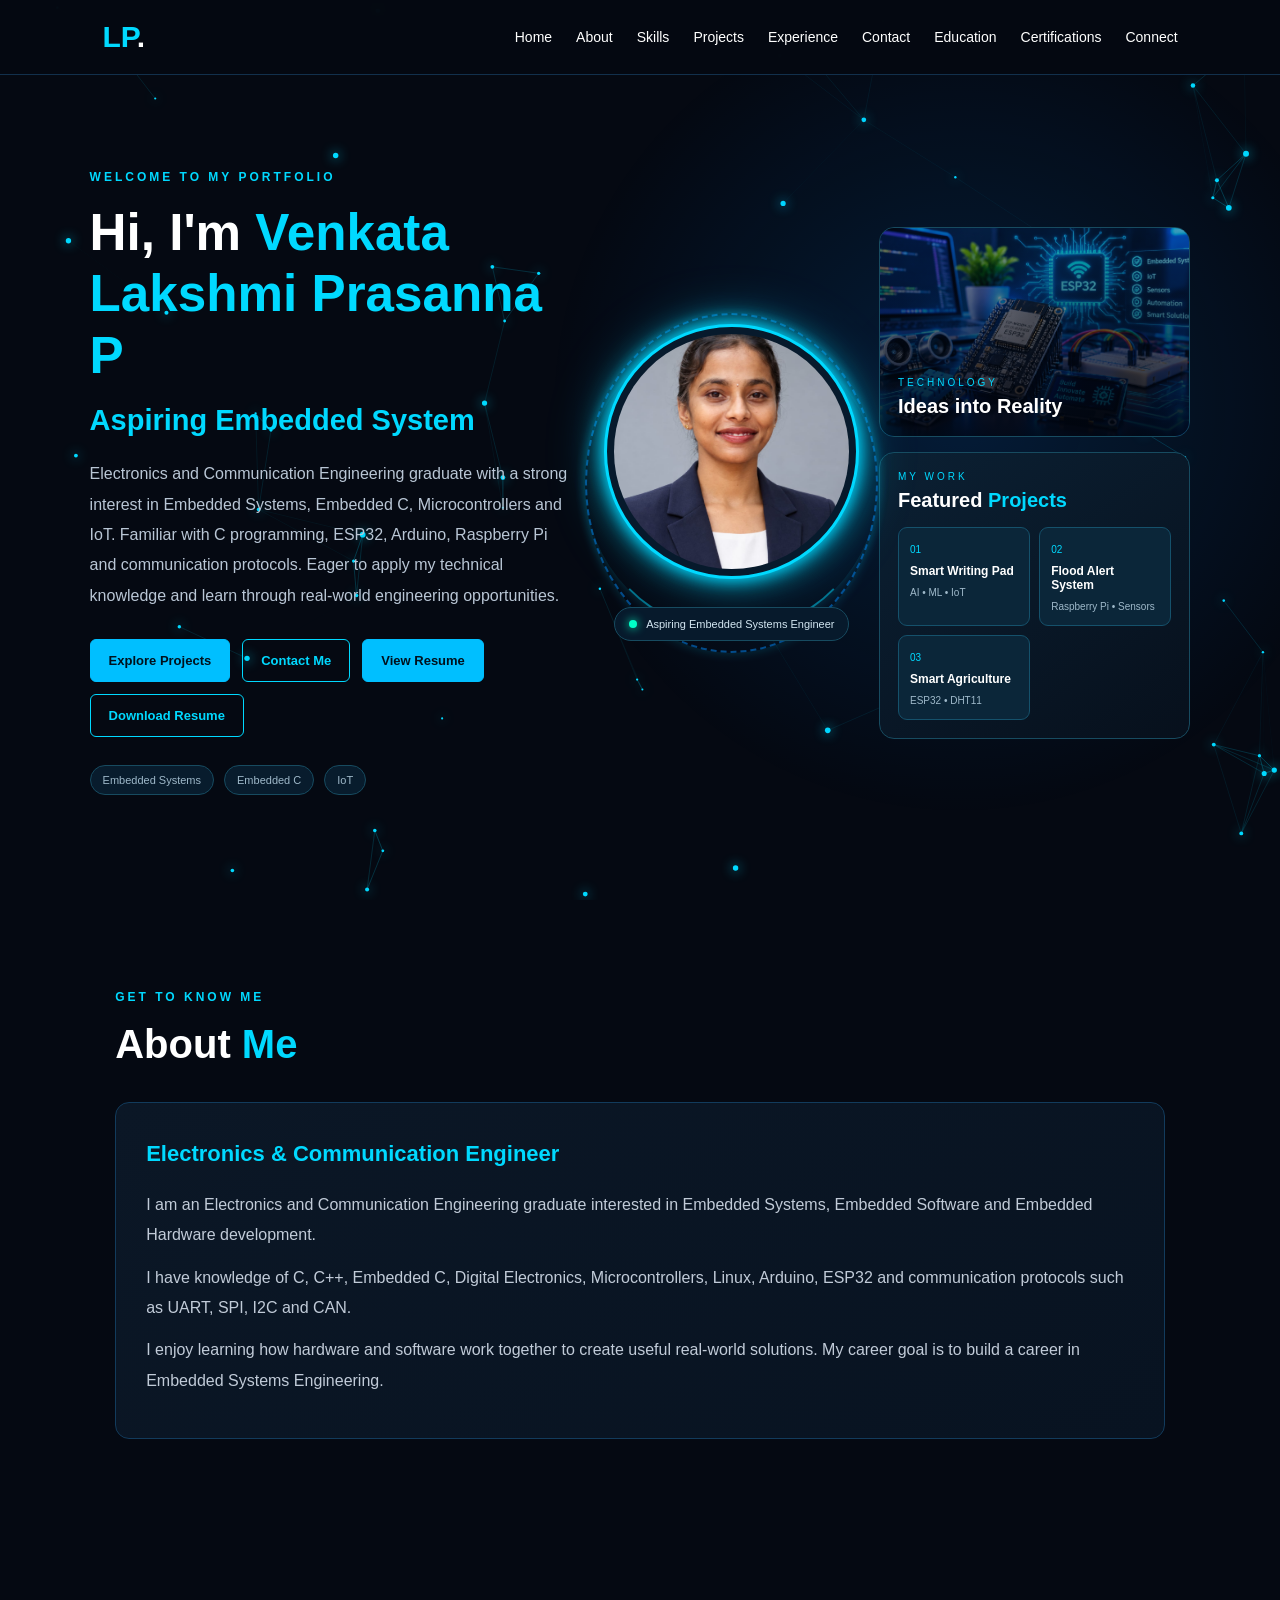
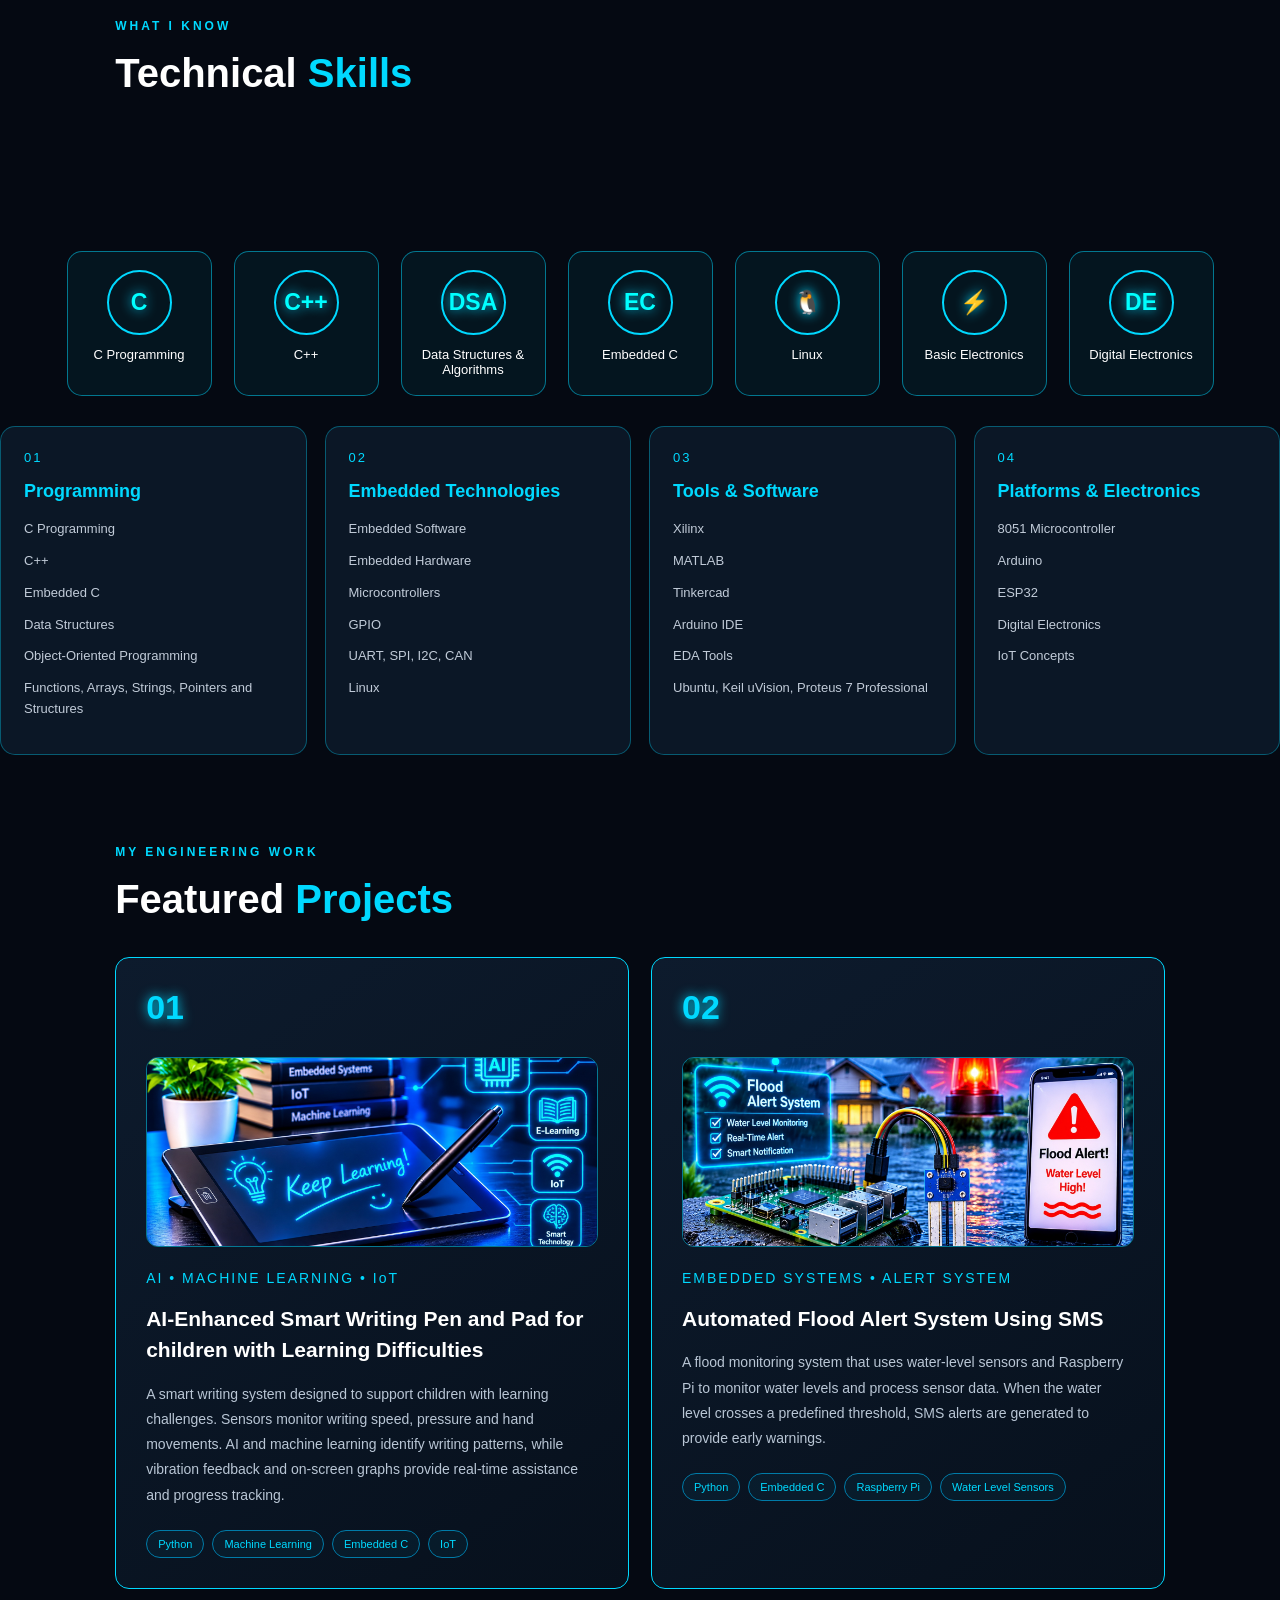
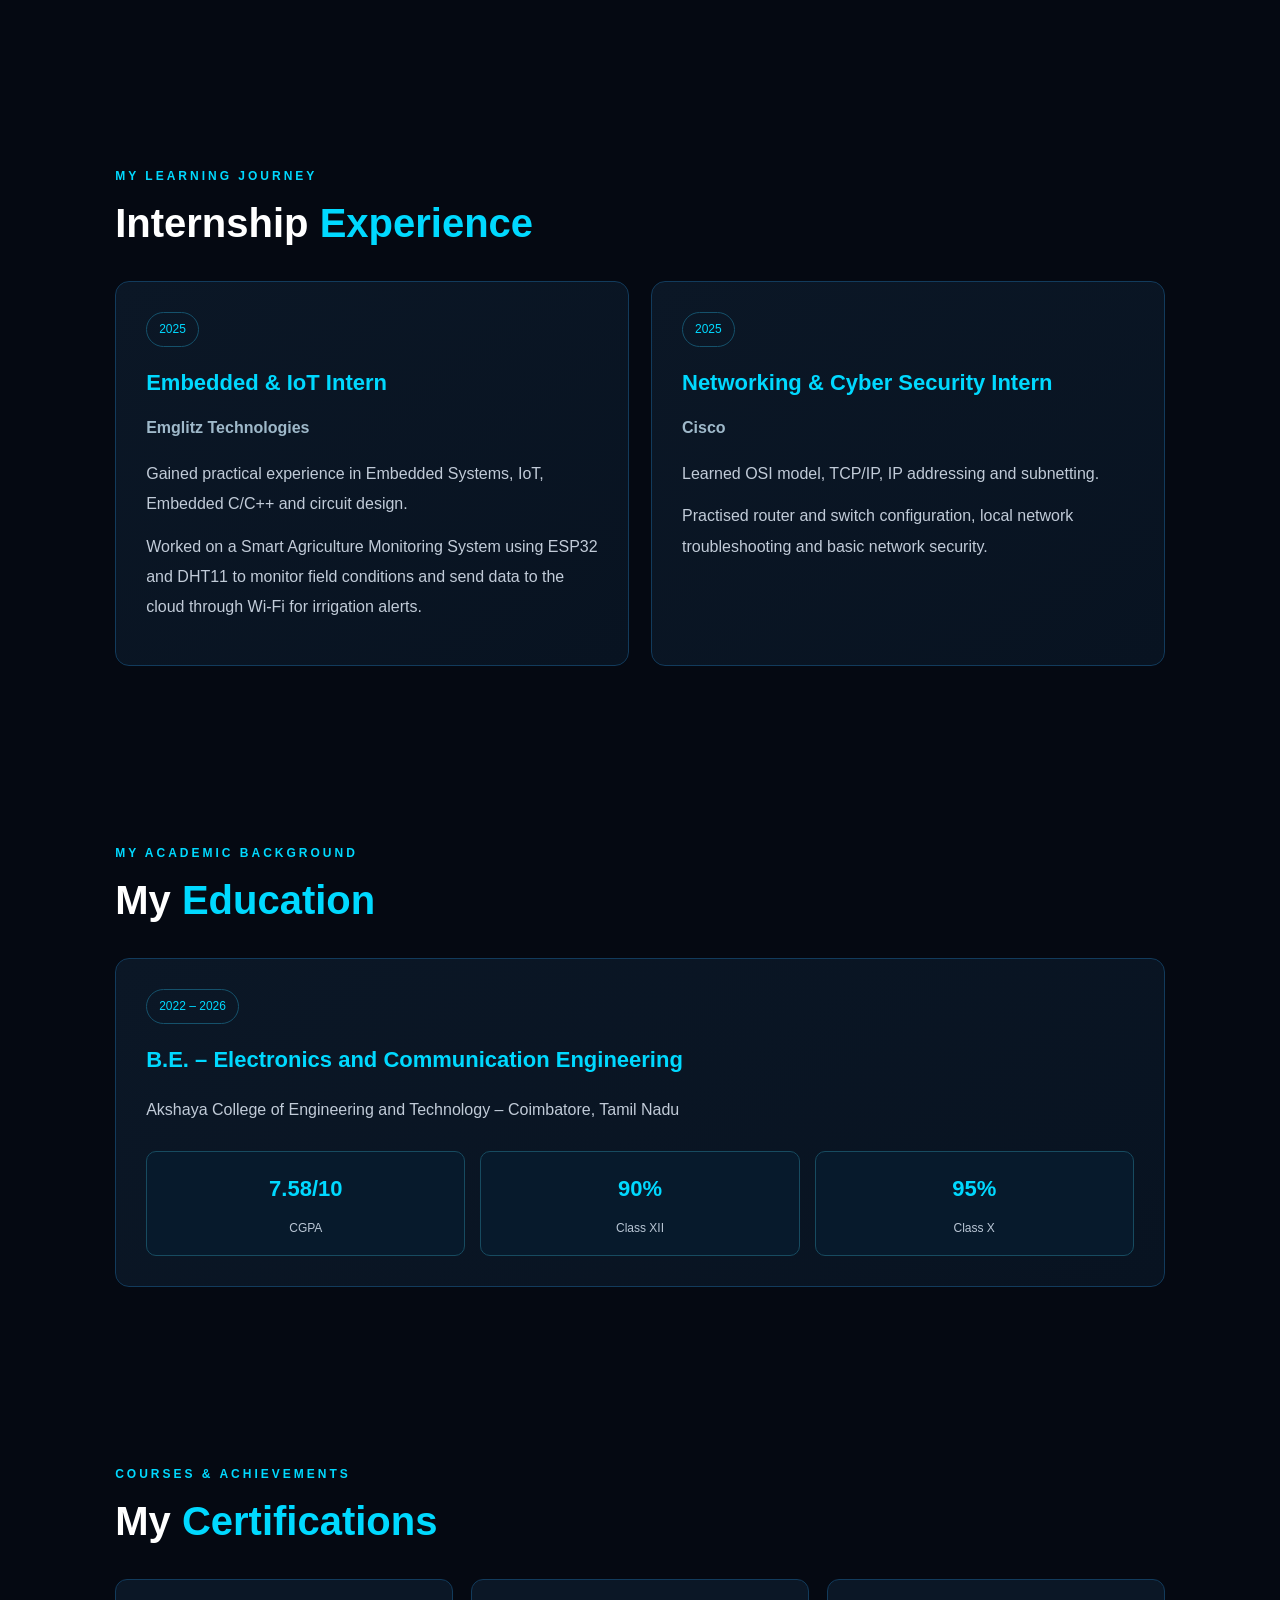
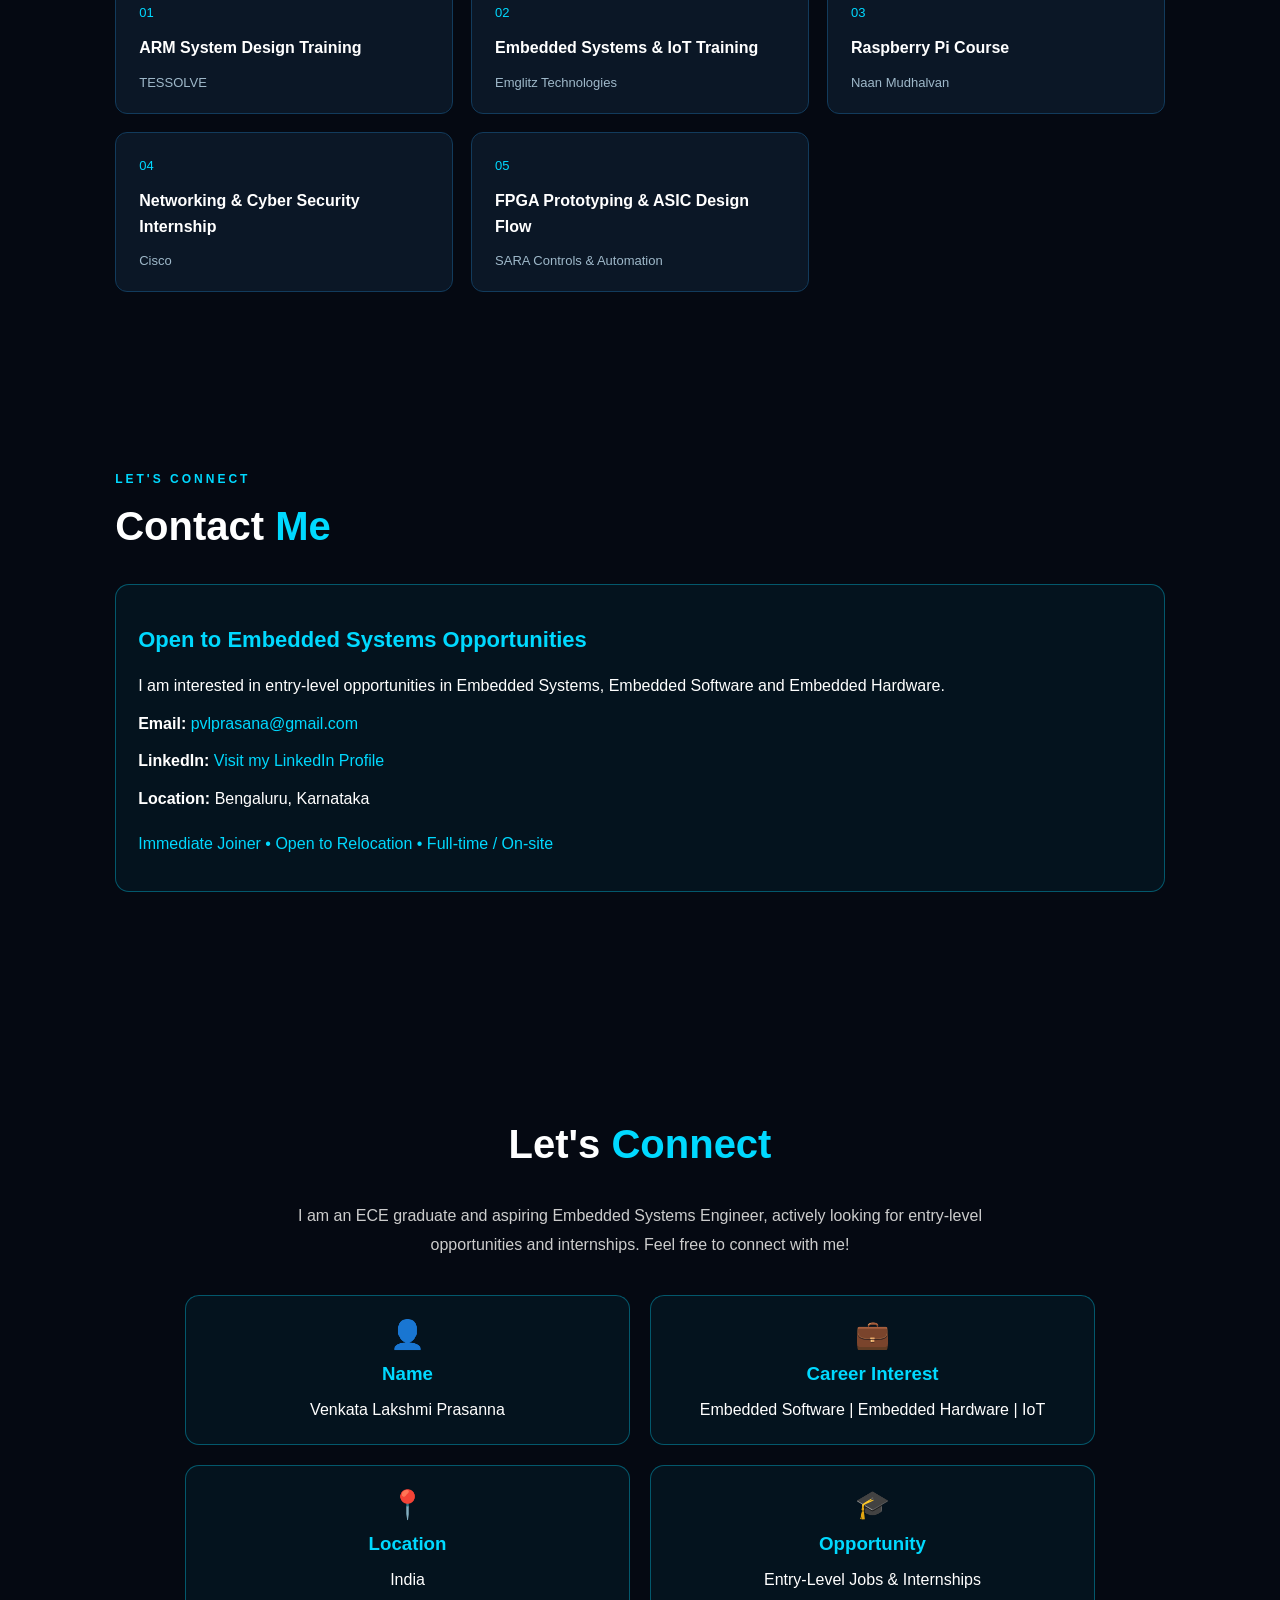
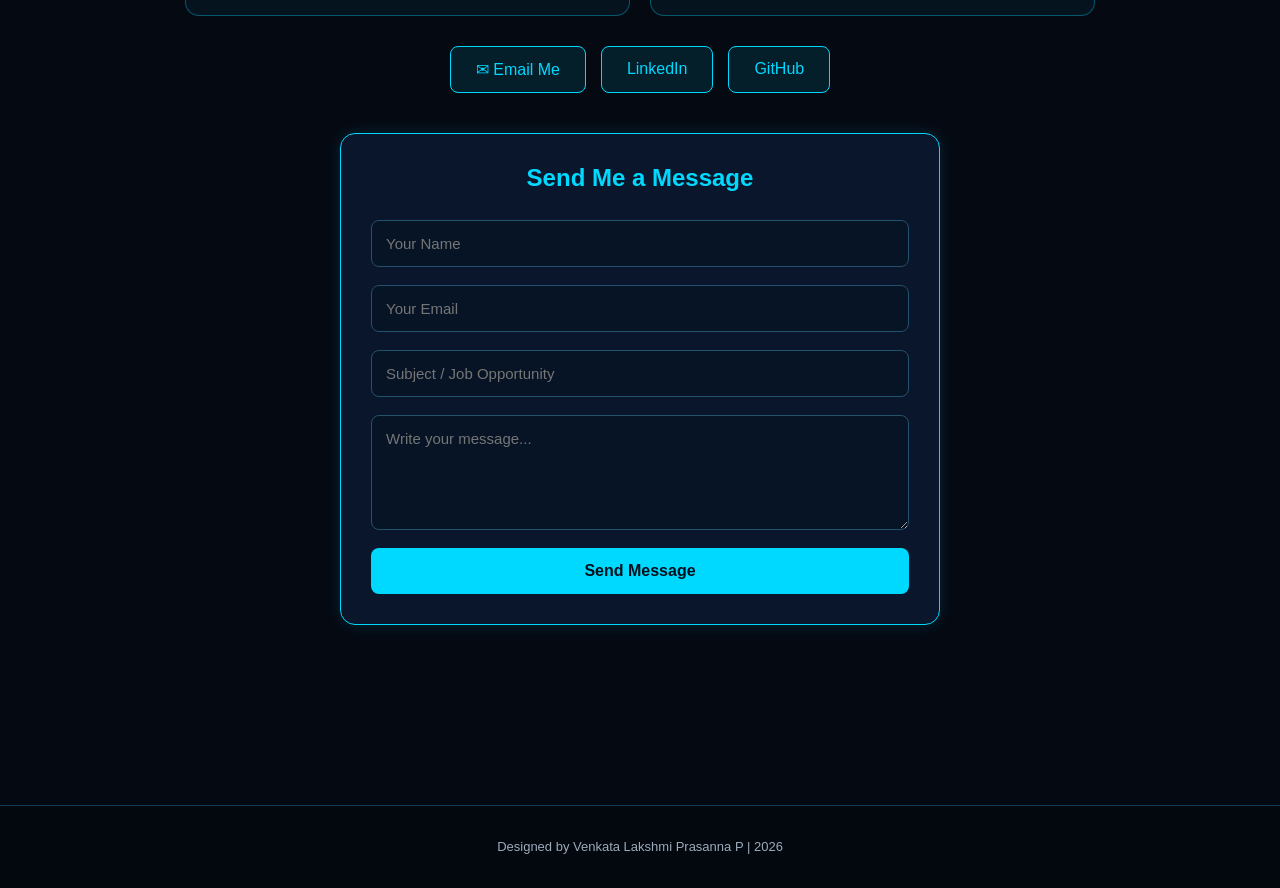
<file: index.html>
<!DOCTYPE html>
<html lang="en">
<head>
    <meta charset="UTF-8">
    <meta name="viewport" content="width=device-width, initial-scale=1.0">
    <meta name="description" content="Portfolio of Venkata Lakshmi Prasanna, Embedded Systems Engineer.">

    <title>Venkata Lakshmi Prasanna | ECE Graduate | Aspiring Embedded Systems Engineer</title>

    <link rel="stylesheet" href="./style_protfolio.css">
</head>

<body>

    <canvas id="particles"></canvas>

    <!-- NAVIGATION -->
    <header>
        <nav class="navbar">
            <a href="#home" class="logo">LP<span>.</span></a>

            <ul class="nav-links">
                <li><a href="#home">Home</a></li>
                <li><a href="#about">About</a></li>
                <li><a href="#skills">Skills</a></li>
                <li><a href="#projects">Projects</a></li>
                <li><a href="#experience">Experience</a></li>
                <li><a href="#contact">Contact</a></li>
                <li><a href="#education">Education</a></li>
<li><a href="#certifications">Certifications</a></li>

<li><a href="#connect">Connect</a></li>

            </ul>
        </nav>
    </header>

    <main>

        <!-- HOME SECTION -->
        <section id="home" class="hero">

            <div class="hero-content">
                <p class="welcome">WELCOME TO MY PORTFOLIO</p>

                <h1>Hi, I'm <span>Venkata Lakshmi Prasanna P</span></h1>

                <h2>
                    <span id="typing"></span>
                </h2>

                <p class="intro">
                    Electronics and Communication Engineering graduate with
a strong interest in Embedded Systems, Embedded C,
Microcontrollers and IoT. Familiar with C programming,
ESP32, Arduino, Raspberry Pi and communication protocols.
Eager to apply my technical knowledge and learn through
real-world engineering opportunities.
                </p>

                <div class="hero-buttons">
                    <a href="#projects" class="btn">Explore Projects</a>
                    <a href="#contact" class="btn outline">Contact Me</a>
                    
    <!-- View Resume -->
    <a href="./resume.pdf"
       target="_blank"
       rel="noopener noreferrer"
       class="btn">
        View Resume
    </a>

    <!-- Download Resume -->
    <a href="./resume.pdf"
       download
       class="btn outline">
        Download Resume
    </a>
                </div>

                <div class="hero-info">
                    <span>Embedded Systems</span>
                    <span>Embedded C</span>
                    <span>IoT</span>
                </div>
            </div>

            <!-- CREATIVE PROFILE AND SHOWCASE -->
            <div class="hero-visual">

                <div class="profile-area">
                    <div class="orbit orbit-one"></div>
                    <div class="orbit orbit-two"></div>

                    <div class="profile-frame">
                  <img src="./images/profile.jpg"
    alt="Venkata Lakshmi Prasanna"
    class="profile-photo"
>


                    </div>

                    <div class="profile-caption">
    <span class="status-dot"></span>
    Aspiring Embedded Systems Engineer
</div>
                </div>

                <div class="showcase">

                    <div class="showcase-top">
                        <img src="./images/technology.jpg"
     alt="Embedded Systems and IoT Technology">
                        <div class="image-overlay">
                            <span>TECHNOLOGY</span>
                            <h3>Ideas into Reality</h3>
                        </div>
                    </div>

                    <div class="showcase-bottom">
                        <p class="showcase-label">MY WORK</p>
                        <h3>Featured <span>Projects</span></h3>

                        <div class="mini-projects">

                            <div class="mini-card">
                                <span class="mini-number">01</span>
                                <h4>Smart Writing Pad</h4>
                                <p>AI • ML • IoT</p>
                            </div>

                            <div class="mini-card">
                                <span class="mini-number">02</span>
                                <h4>Flood Alert System</h4>
                                <p>Raspberry Pi • Sensors</p>
                            </div>

                            <div class="mini-card">
                                <span class="mini-number">03</span>
                                <h4>Smart Agriculture</h4>
                                <p>ESP32 • DHT11</p>
                            </div>

                        </div>
                    </div>

                </div>
            </div>

        </section>

        <!-- ABOUT SECTION -->
        <section id="about" class="section">
            <p class="section-label">GET TO KNOW ME</p>
            <h2 class="section-title">About <span>Me</span></h2>

            <div class="about-card">
                <h3>Electronics & Communication Engineer</h3>

                <p>
                    I am an Electronics and Communication Engineering
                    graduate interested in Embedded Systems, Embedded
                    Software and Embedded Hardware development.
                </p>

                <p>
                    I have knowledge of C, C++, Embedded C, Digital
                    Electronics, Microcontrollers, Linux, Arduino,
                    ESP32 and communication protocols such as UART,
                    SPI, I2C and CAN.
                </p>

                <p>
                    I enjoy learning how hardware and software work
                    together to create useful real-world solutions.
                    My career goal is to build a career in Embedded
                    Systems Engineering.
                </p>
            </div>
        </section>

        <!-- SKILLS SECTION -->
        <section id="skills" class="section">
            <p class="section-label">WHAT I KNOW</p>
            <h2 class="section-title">Technical <span>Skills</span></h2>
</section>

            <!-- TECHNICAL SKILLS -->
<div class="technical-skills-list">

<!-- PASTE ANIMATED ICONS HERE -->
<div class="tech-icons">

    <div class="tech-icon">
        <span>C</span>
        <p>C Programming</p>
    </div>

    <div class="tech-icon">
        <span>C++</span>
        <p>C++</p>
    </div>

    <div class="tech-icon">
        <span>DSA</span>
        <p>Data Structures & Algorithms</p>
    </div>

    <div class="tech-icon">
        <span>EC</span>
        <p>Embedded C</p>
    </div>

    <div class="tech-icon">
        <span>🐧</span>
        <p>Linux</p>
    </div>

    <div class="tech-icon">
        <span>⚡</span>
        <p>Basic Electronics</p>
    </div>

    <div class="tech-icon">
        <span>DE</span>
        <p>Digital Electronics</p>
    </div>

</div>





            <div class="skills-grid">

                <div class="skill-card">
                    <div class="skill-icon">01</div>
                    <h3>Programming</h3>
                    <p>C Programming</p>
                    <p>C++</p>
                    <p>Embedded C</p>
                    <p>Data Structures</p>
                    <p>Object-Oriented Programming</p>
                    <p>Functions, Arrays, Strings, Pointers and Structures</p>
                </div>

                <div class="skill-card">
                    <div class="skill-icon">02</div>
                    <h3>Embedded Technologies</h3>
                    <p>Embedded Software</p>
                    <p>Embedded Hardware</p>
                    <p>Microcontrollers</p>
                    <p>GPIO</p>
                    <p>UART, SPI, I2C, CAN</p>
                    <p>Linux</p>
                </div>

                <div class="skill-card">
                    <div class="skill-icon">03</div>
                    <h3>Tools & Software</h3>
                    <p>Xilinx</p>
                    <p>MATLAB</p>
                    <p>Tinkercad</p>
                    <p>Arduino IDE</p>
                    <p>EDA Tools</p>
                    <p>Ubuntu, Keil uVision, Proteus 7 Professional</p>
                </div>

                <div class="skill-card">
                    <div class="skill-icon">04</div>
                    <h3>Platforms & Electronics</h3>
                    <p>8051 Microcontroller</p>
                    <p>Arduino</p>
                    <p>ESP32</p>
                    <p>Digital Electronics</p>
                    <p>IoT Concepts</p>
                </div>

            </div>
    
        </section>

        <!-- PROJECTS SECTION -->
        <section id="projects" class="section">
            <p class="section-label">MY ENGINEERING WORK</p>
            <h2 class="section-title">Featured <span>Projects</span></h2>

            <div class="projects-grid">

                <div class="project-card">
                    <div class="project-number">01</div>
                    <img src="./images/smart-writing.jpg"
     alt="Smart Writing Pad"
     class="project-img">

                    <p class="project-type">AI • MACHINE LEARNING • IoT</p>
<h3>
                        AI-Enhanced Smart Writing Pen and Pad for children
                        with Learning Difficulties
                    </h3>

                    <p>
                        A smart writing system designed to support children
                        with learning challenges. Sensors monitor writing
                        speed, pressure and hand movements. AI and machine
                        learning identify writing patterns, while vibration
                        feedback and on-screen graphs provide real-time
                        assistance and progress tracking.
                    </p>

                    <div class="tags">
                        <span>Python</span>
                        <span>Machine Learning</span>
                        <span>Embedded C</span>
                        <span>IoT</span>
                    </div>

                </div>

                <div class="project-card">
                    <div class="project-number">02</div>


                    <img src="./images/flood-alert.jpg"
     alt="Flood Alert System"
     class="project-img">
                    <p class="project-type">EMBEDDED SYSTEMS • ALERT SYSTEM</p>

                    <h3>Automated Flood Alert System Using SMS</h3>

                    <p>
                        A flood monitoring system that uses water-level
                        sensors and Raspberry Pi to monitor water levels
                        and process sensor data. When the water level
                        crosses a predefined threshold, SMS alerts are
                        generated to provide early warnings.
                    </p>

                    <div class="tags">
                        <span>Python</span>
                        <span>Embedded C</span>
                        <span>Raspberry Pi</span>
                        <span>Water Level Sensors</span>
                    </div>
                </div>

            </div>
        </section>

        <!-- EXPERIENCE SECTION -->
        <section id="experience" class="section">
            <p class="section-label">MY LEARNING JOURNEY</p>
            <h2 class="section-title">Internship <span>Experience</span></h2>

            <div class="experience-grid">

                <div class="about-card experience-card">
                    <span class="experience-year">2025</span>
                    <h3>Embedded & IoT Intern</h3>
                    <h4>Emglitz Technologies</h4>

                    <p>
                        Gained practical experience in Embedded Systems,
                        IoT, Embedded C/C++ and circuit design.
                    </p>

                    <p>
                        Worked on a Smart Agriculture Monitoring System
                        using ESP32 and DHT11 to monitor field conditions
                        and send data to the cloud through Wi-Fi for
                        irrigation alerts.
                    </p>
                </div>

                <div class="about-card experience-card">
                    <span class="experience-year">2025</span>
                    <h3>Networking & Cyber Security Intern</h3>
                    <h4>Cisco</h4>

                    <p>
                        Learned OSI model, TCP/IP, IP addressing and
                        subnetting.
                    </p>

                    <p>
                        Practised router and switch configuration,
                        local network troubleshooting and basic
                        network security.
                    </p>
                </div>

            </div>
        </section>

        <!-- EDUCATION SECTION -->
        <section id="education" class="section">
            <p class="section-label">MY ACADEMIC BACKGROUND</p>
            <h2 class="section-title">My <span>Education</span></h2>

            <div class="about-card">
                <span class="experience-year">2022 – 2026</span>

                <h3>B.E. – Electronics and Communication Engineering</h3>

                <p>
                    Akshaya College of Engineering and Technology
                    – Coimbatore, Tamil Nadu
                </p>

                <div class="education-stats">
                    <div>
                        <strong>7.58/10</strong>
                        <span>CGPA</span>
                    </div>

                    <div>
                        <strong>90%</strong>
                        <span>Class XII</span>
                    </div>

                    <div>
                        <strong>95%</strong>
                        <span>Class X</span>
                    </div>
                </div>
            </div>
        </section>

        <!-- CERTIFICATIONS SECTION -->
        <section id="certifications" class="section">
            <p class="section-label">COURSES & ACHIEVEMENTS</p>
            <h2 class="section-title">My <span>Certifications</span></h2>

            <div class="certification-grid">

                <div class="certification-card">
                    <span>01</span>
                    <h3>ARM System Design Training</h3>
                    <p>TESSOLVE</p>
                </div>

                <div class="certification-card">
                    <span>02</span>
                    <h3>Embedded Systems & IoT Training</h3>
                    <p>Emglitz Technologies</p>
                </div>

                <div class="certification-card">
                    <span>03</span>
                    <h3>Raspberry Pi Course</h3>
                    <p>Naan Mudhalvan</p>
                </div>

                <div class="certification-card">
                    <span>04</span>
                    <h3>Networking & Cyber Security Internship</h3>
                    <p>Cisco</p>
                </div>

                <div class="certification-card">
                    <span>05</span>
                    <h3>FPGA Prototyping & ASIC Design Flow</h3>
                    <p>SARA Controls & Automation</p>
                </div>

            </div>
        </section>

        <!-- CONTACT SECTION -->
        <section id="contact" class="section">
            <p class="section-label">LET'S CONNECT</p>
            <h2 class="section-title">Contact <span>Me</span></h2>

            <div class="about-card contact-card">
                <h3>Open to Embedded Systems Opportunities</h3>

                <p>
                    I am interested in entry-level opportunities in
                    Embedded Systems, Embedded Software and Embedded
                    Hardware.
                </p>

                <p>
                    <strong>Email:</strong>
                    <a href="mailto:pvlprasana@gmail.com">
                        pvlprasana@gmail.com
                    </a>
                </p>

                <p>
                    <strong>LinkedIn:</strong>
                    <a
                        href="https://www.linkedin.com/in/p-venkata-lakshmi-prasanna-699307404/"
                        target="_blank"
                        rel="noopener noreferrer"
                    >
                        Visit my LinkedIn Profile
                    </a>
                </p>

                <p><strong>Location:</strong> Bengaluru, Karnataka</p>

                <p class="availability">
                    Immediate Joiner • Open to Relocation • Full-time / On-site
                </p>
            </div>
        </section>





<!-- CONNECT SECTION -->
<section id="connect" class="connect-section">

    <h2 class="section-title">
        Let's <span>Connect</span>
    </h2>

    <p class="contact-intro">
        I am an ECE graduate and aspiring Embedded Systems Engineer,
        actively looking for entry-level opportunities and internships.
        Feel free to connect with me!
    </p>

    <div class="contact-details">

        <div class="contact-card">
            <span>👤</span>
            <h3>Name</h3>
            <p>Venkata Lakshmi Prasanna</p>
        </div>

        <div class="contact-card">
            <span>💼</span>
            <h3>Career Interest</h3>
            <p>Embedded Software | Embedded Hardware | IoT</p>
        </div>

        <div class="contact-card">
            <span>📍</span>
            <h3>Location</h3>
            <p>India</p>
        </div>

        <div class="contact-card">
            <span>🎓</span>
            <h3>Opportunity</h3>
            <p>Entry-Level Jobs & Internships</p>
        </div>

    </div>

    
<div class="contact-buttons">

    <!-- EMAIL -->
    <a href="mailto:pvlprasana@gmail.com" class="contact-btn">
        ✉ Email Me
    </a>

    <!-- LINKEDIN -->
    <a href="https://www.linkedin.com/in/p-venkata-lakshmi-prasanna-699307404/"
       target="_blank"
       rel="noopener noreferrer"
       class="contact-btn">
        LinkedIn
    </a>

    <!-- GITHUB -->
    <a href="YOUR_GITHUB_URL"
       target="_blank"
       rel="noopener noreferrer"
       class="contact-btn">
        GitHub
    </a>

</div>

   
<form action="https://formsubmit.co/pvlprasana@gmail.com"
      method="POST"
      class="contact-form"
      accept-charset="UTF-8">

    <input type="hidden" name="_next"
           value="https://pvlprasana-glitch.github.io/Prasanna01/success.html">

    <input type="hidden" name="_subject"
           value="New Portfolio Contact Message">

    <h3>Send Me a Message</h3>

    <input type="text"
           name="name"
           placeholder="Your Name"
           required>

    <input type="email"
           name="email"
           placeholder="Your Email"
           required>

    <input type="text"
           name="subject"
           placeholder="Subject / Job Opportunity"
           required>

    <textarea name="message"
              rows="5"
              placeholder="Write your message..."
              required></textarea>

    <button type="submit">Send Message</button>

</form>






    </main>

    <!-- FOOTER -->
    <footer>
        <p>Designed by Venkata Lakshmi Prasanna P | 2026</p>
        
    </footer>

   <script src="./script_protfolio.js"></script>

</body>
</html>
</file>
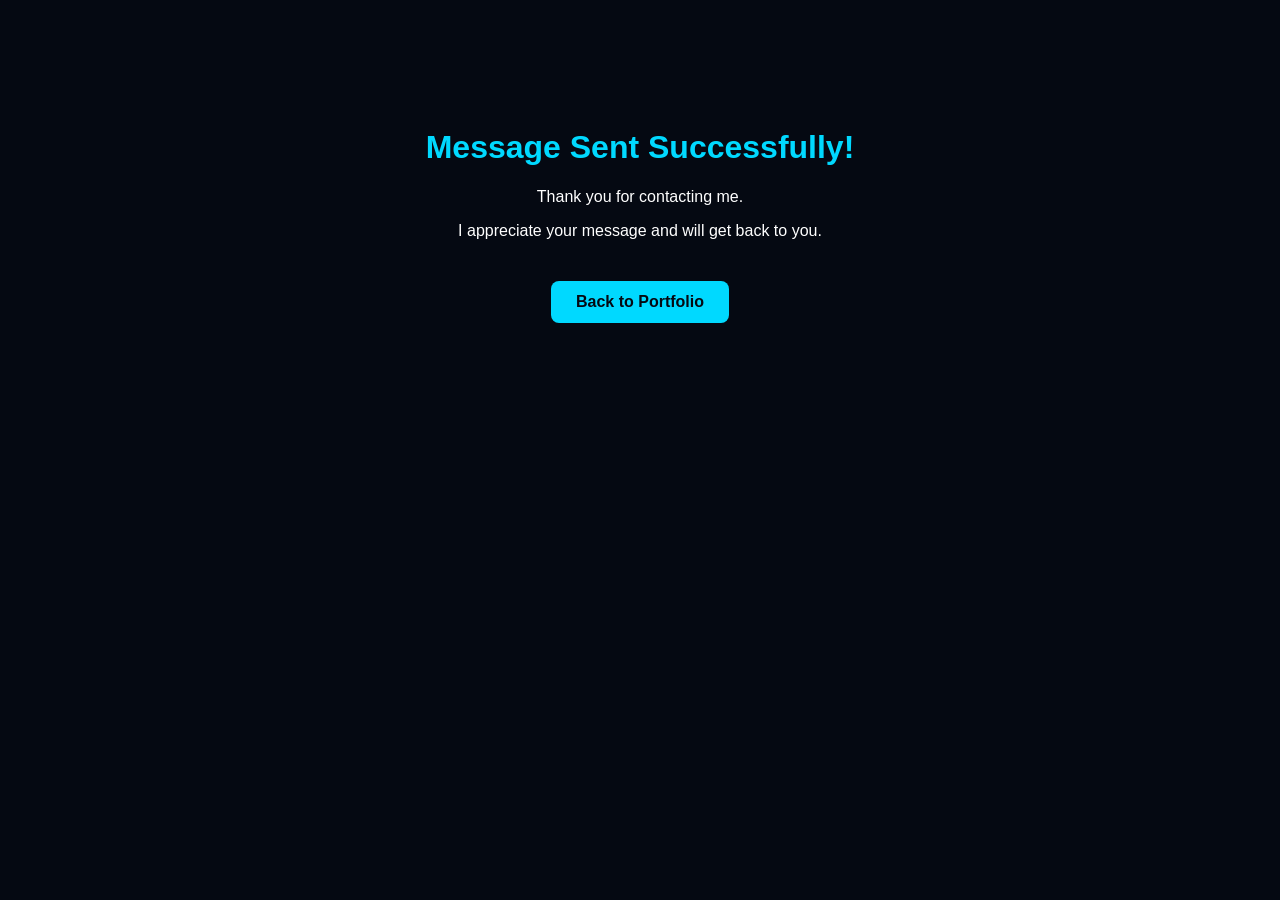
<file: success.html>
<!DOCTYPE html>
<html lang="en">
<head>
    <meta charset="UTF-8">
    <meta name="viewport" content="width=device-width, initial-scale=1.0">
    <title>Message Sent Successfully</title>

    <style>
        body {
            background: #050912;
            color: white;
            font-family: Arial, sans-serif;
            text-align: center;
            padding: 100px 20px;
        }

        h1 {
            color: #00d9ff;
        }

        a {
            display: inline-block;
            margin-top: 25px;
            padding: 12px 25px;
            background: #00d9ff;
            color: #050912;
            text-decoration: none;
            border-radius: 8px;
            font-weight: bold;
        }
    </style>
</head>

<body>

    <h1>Message Sent Successfully!</h1>

    <p>Thank you for contacting me.</p>
    <p>I appreciate your message and will get back to you.</p>

    <a href="https://pvlprasana-glitch.github.io/Prasanna01/">Back to Portfolio</a>
</body>
</html>
</file>
<file: style_protfolio.css>
/* =========================
   BASIC SETTINGS
========================= */

* {
    margin: 0;
    padding: 0;
    box-sizing: border-box;
}

html {
    scroll-behavior: smooth;
    scroll-padding-top: 90px;
}

body {
    background: #050912;
    color: #ffffff;
    font-family: Arial, sans-serif;
    overflow-x: hidden;
    position: relative;
}

#particles {
    position: fixed;
    inset: 0;
    width: 100%;
    height: 100%;
    pointer-events: none;
    z-index: 0;
}

header,
main,
footer {
    position: relative;
    z-index: 1;
}

/* =========================
   NAVIGATION
========================= */

header {
    width: 100%;
    position: fixed;
    top: 0;
    z-index: 1000;
    background: rgba(5, 9, 18, 0.94);
    backdrop-filter: blur(12px);
    border-bottom: 1px solid #12304c;
}

.navbar {
    display: flex;
    justify-content: space-between;
    align-items: center;
    padding: 20px 8%;
    gap: 20px;
}

.logo {
    color: #00d9ff;
    font-size: 30px;
    font-weight: bold;
    text-decoration: none;
}

.logo span {
    color: #ffffff;
}

.nav-links {
    display: flex;
    gap: 24px;
    list-style: none;
    flex-wrap: wrap;
}

.nav-links a {
    color: #ffffff;
    text-decoration: none;
    transition: 0.3s;
    font-size: 14px;
}

.nav-links a:hover {
    color: #00d9ff;
    text-shadow: 0 0 12px #00d9ff;
}

/* =========================
   HOME / HERO
========================= */

.hero {
    min-height: 100vh;
    display: grid;
    grid-template-columns: minmax(0, 0.9fr) minmax(0, 1.1fr);
    align-items: center;
    gap: 35px;
    padding: 140px 7% 75px;
    background:
        radial-gradient(circle at 75% 45%,
        rgba(0, 130, 255, 0.16), transparent 38%);
}

.hero-content {
    min-width: 0;
    max-width: 620px;
    animation: slideLeft 1s ease;
}

.welcome,
.section-label {
    color: #00d9ff;
    letter-spacing: 3px;
    font-size: 12px;
    margin-bottom: 18px;
    font-weight: bold;
}

.hero h1 {
    font-size: clamp(34px, 4vw, 55px);
    line-height: 1.2;
    margin-bottom: 18px;
}

.hero h1 span,
.hero h2 span,
.section-title span {
    color: #00d9ff;
}

.hero h2 {
    font-size: clamp(21px, 2.5vw, 29px);
    margin-bottom: 20px;
    min-height: 35px;
}

.intro {
    color: #b9c6d5;
    line-height: 1.9;
    font-size: 16px;
}

.hero-buttons {
    display: flex;
    gap: 12px;
    margin-top: 28px;
    flex-wrap: wrap;
}

.btn {
    display: inline-block;
    background: #00bfff;
    color: #00111d;
    text-decoration: none;
    padding: 13px 18px;
    border-radius: 6px;
    font-weight: bold;
    font-size: 13px;
    transition: 0.3s;
    border: 1px solid #00bfff;
}

.btn:hover {
    background: #ffffff;
    border-color: #ffffff;
    box-shadow: 0 0 25px #00bfff;
    transform: translateY(-4px);
}

.btn.outline {
    background: transparent;
    color: #00d9ff;
    border: 1px solid #00d9ff;
}

.btn.outline:hover {
    background: #00d9ff;
    color: #00111d;
}

.resume-btn {
    background: transparent;
    color: #ffffff;
    border-color: #52748c;
}

.resume-btn:hover {
    color: #00111d;
}

.hero-info {
    display: flex;
    gap: 10px;
    flex-wrap: wrap;
    margin-top: 28px;
}

.hero-info span {
    color: #9fb9ca;
    border: 1px solid #174b60;
    background: rgba(11, 38, 57, 0.7);
    padding: 8px 12px;
    border-radius: 20px;
    font-size: 11px;
}

/* =========================
   PROFILE AND SHOWCASE
========================= */

.hero-visual {
    display: grid;
    grid-template-columns: minmax(0, 0.9fr) minmax(0, 1.1fr);
    align-items: center;
    gap: 20px;
    min-width: 0;
}

.profile-area {
    position: relative;
    display: flex;
    flex-direction: column;
    align-items: center;
    justify-content: center;
    min-width: 0;
}

.profile-frame {
    position: relative;
    z-index: 2;
    width: min(100%, 270px);
    aspect-ratio: 1 / 1;
    padding: 7px;
    border: 3px solid #35dfff;
    border-radius: 50%;
    overflow: hidden;
    background: #071a2c;
    box-shadow:
        0 0 15px #35dfff,
        0 0 35px rgba(53, 223, 255, 0.4);
    animation: profileFloat 4s ease-in-out infinite;
}

.profile-photo {
    display: block;
    width: 100%;
    height: 100%;
    border-radius: 50%;
    object-fit: cover;
    object-position: center;
}

.orbit {
    position: absolute;
    width: 300px;
    height: 300px;
    max-width: 115%;
    border: 1px dashed rgba(0, 217, 255, 0.55);
    border-radius: 50%;
    animation: rotateRing 18s linear infinite;
}

.orbit-two {
    width: 340px;
    height: 340px;
    border-color: rgba(0, 140, 255, 0.3);
    animation-direction: reverse;
    animation-duration: 25s;
}

.profile-caption {
    position: relative;
    z-index: 3;
    margin-top: 28px;
    padding: 10px 14px;
    border: 1px solid #174b60;
    border-radius: 20px;
    background: #071a2c;
    color: #d4e7f2;
    font-size: 11px;
    text-align: center;
}

.status-dot {
    display: inline-block;
    width: 8px;
    height: 8px;
    background: #00ffc8;
    border-radius: 50%;
    margin-right: 7px;
    box-shadow: 0 0 10px #00ffc8;
}

/* SHOWCASE */

.showcase {
    display: flex;
    flex-direction: column;
    gap: 15px;
    min-width: 0;
}

.showcase-top {
    height: 210px;
    position: relative;
    overflow: hidden;
    border: 1px solid #174b60;
    border-radius: 15px;
    background: #071a2c;
}

.showcase-top img {
    width: 100%;
    height: 100%;
    object-fit: cover;
    opacity: 0.7;
    transition: 0.5s;
}

.showcase-top:hover img {
    transform: scale(1.08);
    opacity: 0.9;
}

.image-overlay {
    position: absolute;
    inset: 0;
    display: flex;
    flex-direction: column;
    justify-content: flex-end;
    padding: 18px;
    background: linear-gradient(transparent, rgba(0, 5, 15, 0.9));
}

.image-overlay span {
    color: #00d9ff;
    font-size: 10px;
    letter-spacing: 3px;
}

.image-overlay h3 {
    margin-top: 7px;
    font-size: 20px;
}

.showcase-bottom {
    background: linear-gradient(145deg, #0b2033, #07101c);
    border: 1px solid #174b60;
    border-radius: 15px;
    padding: 18px;
}

.showcase-label {
    color: #00d9ff;
    font-size: 10px;
    letter-spacing: 3px;
    margin-bottom: 7px;
}

.showcase-bottom > h3 {
    font-size: 20px;
    margin-bottom: 15px;
}

.showcase-bottom h3 span {
    color: #00d9ff;
}

.mini-projects {
    display: grid;
    grid-template-columns: repeat(2, minmax(0, 1fr));
    gap: 9px;
}

.mini-card {
    background: #0b2639;
    border: 1px solid #15516b;
    border-radius: 9px;
    padding: 11px;
    transition: 0.3s;
}

.mini-card:hover {
    transform: translateY(-4px);
    border-color: #00d9ff;
    box-shadow: 0 0 15px rgba(0, 217, 255, 0.2);
}

.mini-number {
    color: #00d9ff;
    font-size: 10px;
}

.mini-card h4 {
    color: #ffffff;
    font-size: 12px;
    margin: 7px 0;
}

.mini-card p {
    color: #9fb9ca;
    font-size: 10px;
    line-height: 1.5;
}

/* =========================
   COMMON SECTIONS
========================= */

.section {
    padding: 90px 9%;
}

.section-title {
    font-size: clamp(30px, 4vw, 40px);
    margin-bottom: 35px;
}

/* ABOUT */

.about-card {
    background: linear-gradient(145deg, #0b1726, #081321);
    border: 1px solid #123b5c;
    border-radius: 14px;
    padding: 30px;
    line-height: 1.9;
    transition: 0.4s;
}

.about-card:hover {
    border-color: #00d9ff;
    box-shadow: 0 0 20px rgba(0, 191, 255, 0.18);
    transform: translateY(-4px);
}

.about-card h3 {
    color: #00d9ff;
    margin-bottom: 15px;
    font-size: 22px;
}

.about-card p {
    color: #c1cbd8;
    margin-bottom: 12px;
}

/* =========================
   SKILLS
========================= */

.skills-grid {
    display: grid;
    grid-template-columns: repeat(4, minmax(0, 1fr));
    gap: 18px;
}

.skill-card {
    padding: 23px;
    background: #0b1726;
    border: 1px solid #123b5c;
    border-radius: 12px;
    transition: 0.4s;
}

.skill-card:hover {
    transform: translateY(-7px);
    border-color: #00d9ff;
    box-shadow: 0 0 22px rgba(0, 191, 255, 0.2);
}

.skill-icon {
    color: #00d9ff;
    font-size: 13px;
    margin-bottom: 16px;
    letter-spacing: 2px;
}

.skill-card h3 {
    color: #00d9ff;
    margin-bottom: 17px;
    font-size: 18px;
}

.skill-card p {
    color: #c1cbd8;
    margin: 11px 0;
    font-size: 13px;
    line-height: 1.6;
}

/* =========================
   PROJECTS
========================= */

.projects-grid {
    display: grid;
    grid-template-columns: repeat(2, minmax(0, 1fr));
    gap: 22px;
}

.project-card {
    padding: 30px;
    background: linear-gradient(145deg, #0d1b2d, #07101c);
    border: 1px solid #12446b;
    border-radius: 14px;
    transition: 0.4s;
}

.project-card:hover {
    transform: translateY(-7px);
    border-color: #00d9ff;
    box-shadow: 0 0 25px rgba(0, 191, 255, 0.2);
}

.project-number {
    color: #00d9ff;
    font-size: 34px;
    font-weight: bold;
    margin-bottom: 15px;
}

.project-type {
    color: #00d9ff !important;
    font-size: 10px;
    letter-spacing: 2px;
    margin-bottom: 12px;
}

.project-card h3 {
    font-size: 21px;
    line-height: 1.5;
    margin-bottom: 16px;
}

.project-card p {
    color: #b9c6d5;
    line-height: 1.8;
    font-size: 14px;
}

.tags {
    display: flex;
    gap: 8px;
    flex-wrap: wrap;
    margin-top: 22px;
}

.tags span {
    color: #00d9ff;
    border: 1px solid #007ba8;
    background: rgba(0, 123, 168, 0.08);
    padding: 7px 11px;
    border-radius: 20px;
    font-size: 11px;
}

/* =========================
   EXPERIENCE
========================= */

.experience-grid {
    display: grid;
    grid-template-columns: repeat(2, minmax(0, 1fr));
    gap: 22px;
}

.experience-year {
    display: inline-block;
    color: #00d9ff;
    border: 1px solid #15516b;
    padding: 5px 12px;
    border-radius: 20px;
    font-size: 12px;
    margin-bottom: 15px;
}

.experience-card h4 {
    color: #9fb9ca;
    margin: -5px 0 15px;
}

/* =========================
   EDUCATION
========================= */

.education-stats {
    display: grid;
    grid-template-columns: repeat(3, 1fr);
    gap: 15px;
    margin-top: 25px;
}

.education-stats div {
    background: #071a2c;
    border: 1px solid #174b60;
    border-radius: 10px;
    padding: 16px;
    text-align: center;
}

.education-stats strong {
    display: block;
    color: #00d9ff;
    font-size: 22px;
}

.education-stats span {
    display: block;
    color: #b9c6d5;
    font-size: 12px;
    margin-top: 7px;
}

/* =========================
   CERTIFICATIONS
========================= */

.certification-grid {
    display: grid;
    grid-template-columns: repeat(3, minmax(0, 1fr));
    gap: 18px;
}

.certification-card {
    background: #0b1726;
    border: 1px solid #123b5c;
    border-radius: 12px;
    padding: 23px;
    transition: 0.3s;
}

.certification-card:hover {
    transform: translateY(-6px);
    border-color: #00d9ff;
    box-shadow: 0 0 20px rgba(0, 217, 255, 0.15);
}

.certification-card > span {
    color: #00d9ff;
    font-size: 13px;
}

.certification-card h3 {
    color: #ffffff;
    font-size: 16px;
    line-height: 1.6;
    margin: 14px 0;
}

.certification-card p {
    color: #9fb9ca;
    font-size: 13px;
}

/* =========================
   CONTACT
========================= */

.contact-card a {
    color: #00d9ff;
    text-decoration: none;
    overflow-wrap: anywhere;
}

.contact-card a:hover {
    text-decoration: underline;
}

.availability {
    color: #00d9ff !important;
    margin-top: 20px;
}

/* =========================
   FOOTER
========================= */

footer {
    text-align: center;
    padding: 28px 15px;
    background: #03070e;
    border-top: 1px solid #123b5c;
    color: #9cabbc;
    line-height: 2;
    font-size: 13px;
}

/* =========================
   ANIMATIONS
========================= */

@keyframes slideLeft {
    from {
        opacity: 0;
        transform: translateX(-35px);
    }

    to {
        opacity: 1;
        transform: translateX(0);
    }
}

@keyframes profileFloat {
    0%, 100% {
        transform: translateY(0);
    }

    50% {
        transform: translateY(-10px);
    }
}

@keyframes rotateRing {
    from {
        transform: rotate(0deg);
    }

    to {
        transform: rotate(360deg);
    }
}

/* =========================
   RESPONSIVE DESIGN
========================= */

@media (max-width: 1100px) {
    .hero {
        grid-template-columns: 1fr;
        text-align: center;
        padding-top: 145px;
    }

    .hero-content {
        margin: auto;
    }

    .hero-buttons,
    .hero-info {
        justify-content: center;
    }

    .hero-visual {
        max-width: 750px;
        width: 100%;
        margin: 25px auto 0;
    }

    .skills-grid {
        grid-template-columns: repeat(2, minmax(0, 1fr));
    }
}

@media (max-width: 700px) {
    .navbar {
        flex-direction: column;
        gap: 15px;
        padding: 15px 5%;
    }

    .nav-links {
        justify-content: center;
        gap: 13px;
    }

    .nav-links a {
        font-size: 12px;
    }

    .hero {
        padding: 155px 6% 60px;
    }

    .hero-visual {
        grid-template-columns: 1fr;
        gap: 30px;
    }

    .profile-frame {
        width: 240px;
    }

    .orbit {
        width: 270px;
        height: 270px;
    }

    .orbit-two {
        width: 300px;
        height: 300px;
    }

    .showcase {
        width: 100%;
    }

    .showcase-top {
        height: 190px;
    }

    .section {
        padding: 70px 6%;
    }

    .skills-grid,
    .projects-grid,
    .experience-grid,
    .certification-grid {
        grid-template-columns: 1fr;
    }

    .section-title {
        font-size: 32px;
    }

    .education-stats {
        gap: 8px;
    }

    .education-stats div {
        padding: 12px 5px;
    }

    .education-stats strong {
        font-size: 18px;
    }
}

@media (max-width: 380px) {
    .mini-projects {
        grid-template-columns: 1fr;
    }

    .hero-buttons {
        flex-direction: column;
    }

    .hero-buttons .btn {
        text-align: center;
    }
}

/* =================================
   CLEAN PREMIUM PORTFOLIO EFFECTS
================================= */

/* BUTTON GLOW AND SHINE */

.btn {
    position: relative;
    overflow: hidden;
    transition: all 0.35s ease;
}

.btn::before {
    content: "";
    position: absolute;
    top: 0;
    left: -120%;
    width: 60%;
    height: 100%;
    background: rgba(255, 255, 255, 0.22);
    transform: skewX(-25deg);
    transition: left 0.55s ease;
}

.btn:hover::before {
    left: 140%;
}

.btn:hover {
    transform: translateY(-5px);
    box-shadow:
        0 0 15px #00d9ff,
        0 0 35px rgba(0, 217, 255, 0.4);
}

/* NAVIGATION UNDERLINE */

.nav-links a {
    position: relative;
}

.nav-links a::after {
    content: "";
    position: absolute;
    left: 0;
    bottom: -7px;
    width: 0;
    height: 2px;
    background: #00d9ff;
    transition: width 0.3s ease;
}

.nav-links a:hover::after {
    width: 100%;
}

/* PROJECT CARD GLOW */

.project-card {
    position: relative;
    z-index: 1;
    border: 1px solid #12446b;
    transition:
        transform 0.35s ease,
        box-shadow 0.35s ease,
        border-color 0.35s ease;
}

.project-card:hover {
    transform: translateY(-8px);
    border-color: #00d9ff;
    box-shadow:
        0 0 15px rgba(0, 217, 255, 0.8),
        0 0 35px rgba(0, 217, 255, 0.45),
        0 0 60px rgba(0, 217, 255, 0.2);
}

/* PROJECT NUMBER */

.project-number {
    transition: transform 0.35s ease;
    text-shadow: 0 0 12px rgba(0, 217, 255, 0.7);
}

.project-card:hover .project-number {
    transform: scale(1.12);
}

/* TECHNOLOGY TAGS */

.tags span {
    transition: all 0.3s ease;
}

.tags span:hover {
    transform: translateY(-3px);
    background: rgba(0, 217, 255, 0.2);
    border-color: #00d9ff;
    box-shadow: 0 0 12px rgba(0, 217, 255, 0.35);
}

/* SKILL AND CERTIFICATION CARD GLOW */

.skill-card,
.certification-card {
    transition:
        transform 0.35s ease,
        box-shadow 0.35s ease,
        border-color 0.35s ease;
}

.skill-card:hover,
.certification-card:hover {
    border-color: #00d9ff;
    box-shadow: 0 10px 35px rgba(0, 217, 255, 0.2);
}

/* PROFILE GLOW */

.profile-frame {
    transition: box-shadow 0.4s ease;
}

.profile-frame:hover {
    box-shadow:
        0 0 25px #00d9ff,
        0 0 55px rgba(0, 217, 255, 0.45);
}

/* SCROLL REVEAL */

.reveal {
    opacity: 0;
    transform: translateY(28px);
    transition:
        opacity 0.7s ease,
        transform 0.7s ease;
}

.reveal.show {
    opacity: 1;
    transform: translateY(0);
}

/* TEXT SELECTION */

::selection {
    background: #00d9ff;
    color: #00111d;
}

/* ACCESSIBILITY */

@media (prefers-reduced-motion: reduce) {
    *,
    *::before,
    *::after {
        scroll-behavior: auto !important;
        animation-duration: 0.01ms !important;
        transition-duration: 0.01ms !important;
    }

    .reveal {
        opacity: 1;
        transform: none;
    }
}

/* =================================
   COMPLETE PREMIUM PORTFOLIO EFFECTS
================================= */

/* BUTTON GLOW AND SHINE */

.btn {
    position: relative;
    overflow: hidden;
    transition: all 0.35s ease;
}

.btn::before {
    content: "";
    position: absolute;
    top: 0;
    left: -120%;
    width: 60%;
    height: 100%;
    background: rgba(255, 255, 255, 0.22);
    transform: skewX(-25deg);
    transition: left 0.55s ease;
}

.btn:hover::before {
    left: 140%;
}

.btn:hover {
    transform: translateY(-5px);
    box-shadow:
        0 0 15px #00d9ff,
        0 0 35px rgba(0, 217, 255, 0.5);
}

/* NAVIGATION UNDERLINE */

.nav-links a {
    position: relative;
}

.nav-links a::after {
    content: "";
    position: absolute;
    left: 0;
    bottom: -7px;
    width: 0;
    height: 2px;
    background: #00d9ff;
    box-shadow: 0 0 8px #00d9ff;
    transition: width 0.3s ease;
}

.nav-links a:hover::after {
    width: 100%;
}

/* PROJECT CARD GLOW */

.project-card {
    position: relative;
    border: 1px solid #12446b;
    transition:
        transform 0.35s ease,
        box-shadow 0.35s ease,
        border-color 0.35s ease;
}

.project-card:hover {
    transform: translateY(-8px);
    border-color: #00d9ff;
    box-shadow:
        0 0 15px rgba(0, 217, 255, 0.8),
        0 0 35px rgba(0, 217, 255, 0.45),
        0 0 60px rgba(0, 217, 255, 0.2);
}

/* PROJECT NUMBER */

.project-number {
    transition: transform 0.35s ease;
    text-shadow: 0 0 12px #00d9ff;
}

.project-card:hover .project-number {
    transform: scale(1.12);
}

/* TECHNOLOGY TAGS */

.tags span {
    transition: all 0.3s ease;
}

.tags span:hover {
    transform: translateY(-3px);
    background: rgba(0, 217, 255, 0.2);
    border-color: #00d9ff;
    box-shadow: 0 0 12px rgba(0, 217, 255, 0.5);
}

/* SKILL CARDS */

.skill-card,
.certification-card {
    transition: all 0.35s ease;
}

.skill-card:hover,
.certification-card:hover {
    transform: translateY(-7px);
    border-color: #00d9ff;
    box-shadow:
        0 0 15px rgba(0, 217, 255, 0.45),
        0 0 30px rgba(0, 217, 255, 0.2);
}

/* ABOUT CARD */

.about-card {
    transition: all 0.35s ease;
}

.about-card:hover {
    border-color: #00d9ff;
    box-shadow: 0 0 25px rgba(0, 217, 255, 0.3);
}

/* =================================
   PROFILE IMAGE GLOW
================================= */

.profile-frame {
    border-color: #00d9ff;
    box-shadow:
        0 0 15px #00d9ff,
        0 0 30px rgba(0, 217, 255, 0.7),
        0 0 55px rgba(0, 217, 255, 0.35);
    transition: box-shadow 0.4s ease;
}

.profile-frame:hover {
    box-shadow:
        0 0 20px #00d9ff,
        0 0 45px #00d9ff,
        0 0 75px rgba(0, 217, 255, 0.6);
}

/* =================================
   ANIMATED PROFILE ORBIT
================================= */

.orbit {
    border: 2px solid transparent;
    border-top-color: #00d9ff;
    border-bottom-color: rgba(0, 217, 255, 0.5);
    box-shadow: 0 0 12px rgba(0, 217, 255, 0.2);
    animation: rotateRing 8s linear infinite;
}

.orbit-two {
    border: 2px dashed rgba(0, 140, 255, 0.5);
    animation: rotateRing 12s linear infinite reverse;
}

.profile-area:hover .orbit {
    filter: drop-shadow(0 0 8px #00d9ff);
}

.profile-area:hover .orbit-two {
    filter: drop-shadow(0 0 10px #008cff);
}

/* =================================
   SCROLL REVEAL
================================= */

.reveal {
    opacity: 0;
    transform: translateY(28px);
    transition:
        opacity 0.7s ease,
        transform 0.7s ease;
}

.reveal.show {
    opacity: 1;
    transform: translateY(0);
}

/* TEXT SELECTION */

::selection {
    background: #00d9ff;
    color: #00111d;
}

/* ACCESSIBILITY */

@media (prefers-reduced-motion: reduce) {
    .project-card,
    .btn,
    .tags span,
    .skill-card,
    .certification-card,
    .profile-frame,
    .orbit {
        animation: none !important;
        transition: none !important;
    }

    .reveal {
        opacity: 1;
        transform: none;
    }
}



/* PROJECT IMAGES */

.project-img {
    width: 100%;
    height: 190px;
    object-fit: cover;
    border-radius: 12px;
    margin: 15px 0;
    border: 1px solid rgba(0, 217, 255, 0.5);
    transition: transform 0.35s ease,
                box-shadow 0.35s ease;
}

.project-img:hover {
    transform: scale(1.02);
    box-shadow: 0 0 20px rgba(0, 217, 255, 0.5);
}



/* STRONG PROJECT CARD GLOW ON HOVER / TOUCH */

.project-card {
    position: relative;
    border: 1px solid #12446b;
    transition: box-shadow 0.35s ease,
                border-color 0.35s ease;
}

.project-card:hover,
.project-card:active,
.project-card:focus-within {
    border-color: #00d9ff !important;

    box-shadow:
        0 0 12px #00d9ff,
        0 0 25px rgba(0, 217, 255, 0.8),
        0 0 45px rgba(0, 217, 255, 0.6),
        0 0 70px rgba(0, 217, 255, 0.3) !important;
}

/* PROJECT IMAGE GLOW */

.project-card:hover .project-img,
.project-card:active .project-img {
    box-shadow: 0 0 25px rgba(0, 217, 255, 0.8);
}


/* FORCE STRONG NEON GLOW ON PROJECT CARDS */

.projects-grid .project-card {
    border: 1px solid #00d9ff !important;
    transition: all 0.35s ease !important;
}

.projects-grid .project-card:hover,
.projects-grid .project-card:active {
    border-color: #00ffff !important;

    box-shadow:
        0 0 10px #00d9ff,
        0 0 25px #00d9ff,
        0 0 45px rgba(0, 217, 255, 0.8),
        0 0 70px rgba(0, 217, 255, 0.5) !important;

    filter: drop-shadow(0 0 12px #00d9ff);
    transform: translateY(-8px);
}





/* ANIMATED TECHNICAL SKILL ICONS */

.tech-icons {
    display: flex;
    justify-content: center;
    align-items: center;
    flex-wrap: wrap;
    gap: 22px;
    margin: 30px 0;
}

.tech-icon {
    width: 145px;
    min-height: 145px;
    padding: 18px 10px;
    text-align: center;
    background: rgba(0, 217, 255, 0.06);
    border: 1px solid rgba(0, 217, 255, 0.5);
    border-radius: 15px;
    animation: techFloat 3s ease-in-out infinite;
    transition: 0.3s ease;
}

.tech-icon span {
    width: 65px;
    height: 65px;
    margin: 0 auto 12px;
    display: flex;
    align-items: center;
    justify-content: center;
    border: 2px solid #00d9ff;
    border-radius: 50%;
    font-size: 23px;
    font-weight: bold;
    color: #00ffff;
    text-shadow: 0 0 12px #00d9ff;
    animation: iconPulse 2s infinite ease-in-out;
}

.tech-icon p {
    color: white;
    font-size: 13px;
}

.tech-icon:hover {
    transform: translateY(-8px);
    box-shadow: 0 0 20px #00d9ff;
}

@keyframes techFloat {
    0%, 100% { transform: translateY(0); }
    50% { transform: translateY(-7px); }
}

@keyframes iconPulse {
    0%, 100% { box-shadow: 0 0 8px #00d9ff; }
    50% { box-shadow: 0 0 25px #00d9ff; }
}



/* PREMIUM DETAILED SKILL BOXES */

.skills-grid .skill-card {
    border: 1px solid rgba(0, 217, 255, 0.35);
    border-radius: 15px;
    transition: all 0.35s ease;
}

.skills-grid .skill-card:hover {
    transform: translateY(-8px);
    border-color: #00ffff;

    box-shadow:
        0 0 12px rgba(0, 217, 255, 0.6),
        0 0 30px rgba(0, 217, 255, 0.3);
}
















/* ==============================
   CONTACT SECTION
============================== */

.contact-section {
    max-width: 950px;
    margin: 70px auto;
    padding: 30px 20px;
    text-align: center;
}

.contact-intro {
    color: #ccc;
    line-height: 1.8;
    margin: 20px auto 35px;
    max-width: 700px;
}

.contact-details {
    display: grid;
    grid-template-columns: repeat(2, 1fr);
    gap: 20px;
    margin: 30px 0;
}

.contact-card {
    padding: 22px;
    background: rgba(0, 217, 255, 0.05);
    border: 1px solid rgba(0, 217, 255, 0.35);
    border-radius: 14px;
    transition: 0.3s ease;
}

.contact-card:hover {
    transform: translateY(-6px);
    border-color: #00d9ff;
    box-shadow: 0 0 20px rgba(0, 217, 255, 0.3);
}

.contact-card span {
    font-size: 28px;
}

.contact-card h3 {
    color: #00d9ff;
    margin: 12px 0;
}

.contact-card p {
    color: white;
    line-height: 1.6;
}

.contact-buttons {
    display: flex;
    justify-content: center;
    flex-wrap: wrap;
    gap: 15px;
    margin: 30px 0;
}

.contact-btn {
    padding: 13px 25px;
    background: rgba(0, 217, 255, 0.1);
    border: 1px solid #00d9ff;
    border-radius: 8px;
    color: #00d9ff;
    text-decoration: none;
    transition: 0.3s;
}

.contact-btn:hover {
    background: #00d9ff;
    color: #001018;
    box-shadow: 0 0 18px #00d9ff;
}

.contact-form {
    display: flex;
    flex-direction: column;
    gap: 15px;
    margin: 40px auto;
    max-width: 650px;
    text-align: left;
}

.contact-form h3 {
    color: #00d9ff;
    text-align: center;
    margin-bottom: 10px;
}

.contact-form input,
.contact-form textarea {
    width: 100%;
    padding: 14px;
    color: white;
    background: #0b1725;
    border: 1px solid rgba(0, 217, 255, 0.4);
    border-radius: 8px;
    font-family: Arial, sans-serif;
}

.contact-form input:focus,
.contact-form textarea:focus {
    outline: none;
    border-color: #00ffff;
    box-shadow: 0 0 12px rgba(0, 217, 255, 0.3);
}

.contact-form button {
    padding: 14px;
    color: #001018;
    background: #00d9ff;
    border: none;
    border-radius: 8px;
    font-weight: bold;
    cursor: pointer;
    transition: 0.3s;
}

.contact-form button:hover {
    box-shadow: 0 0 20px #00d9ff;
    transform: translateY(-3px);
}

@media (max-width: 600px) {
    .contact-details {
        grid-template-columns: 1fr;
    }
}



/* CONNECT SECTION */

#connect {
    scroll-margin-top: 100px;
    padding: 70px 20px;
    display: block;
    min-height: 500px;
}


.connect-section {
    max-width: 950px;
    margin: 70px auto;
    padding: 30px 20px;
    text-align: center;
}



/* CONNECT MESSAGE FORM */

.contact-form {
    max-width: 600px;
    margin: 40px auto;
    padding: 30px;
    background: rgba(10, 25, 47, 0.9);
    border: 1px solid #00d9ff;
    border-radius: 15px;
    box-shadow: 0 0 15px rgba(0, 217, 255, 0.15);
    display: flex;
    flex-direction: column;
    gap: 18px;
}

.contact-form h3 {
    color: #00d9ff;
    font-size: 24px;
    text-align: center;
}

.contact-form input,
.contact-form textarea {
    width: 100%;
    padding: 14px;
    background: #071426;
    color: white;
    border: 1px solid #24516b;
    border-radius: 8px;
    font-size: 15px;
    outline: none;
}

.contact-form input:focus,
.contact-form textarea:focus {
    border-color: #00d9ff;
    box-shadow: 0 0 10px rgba(0, 217, 255, 0.3);
}

.contact-form button {
    padding: 14px;
    background: #00d9ff;
    color: #00101c;
    border: none;
    border-radius: 8px;
    font-size: 16px;
    font-weight: bold;
    cursor: pointer;
    transition: 0.3s;
}

.contact-form button:hover {
    background: white;
    box-shadow: 0 0 15px #00d9ff;
    transform: translateY(-3px);
}
</file>
